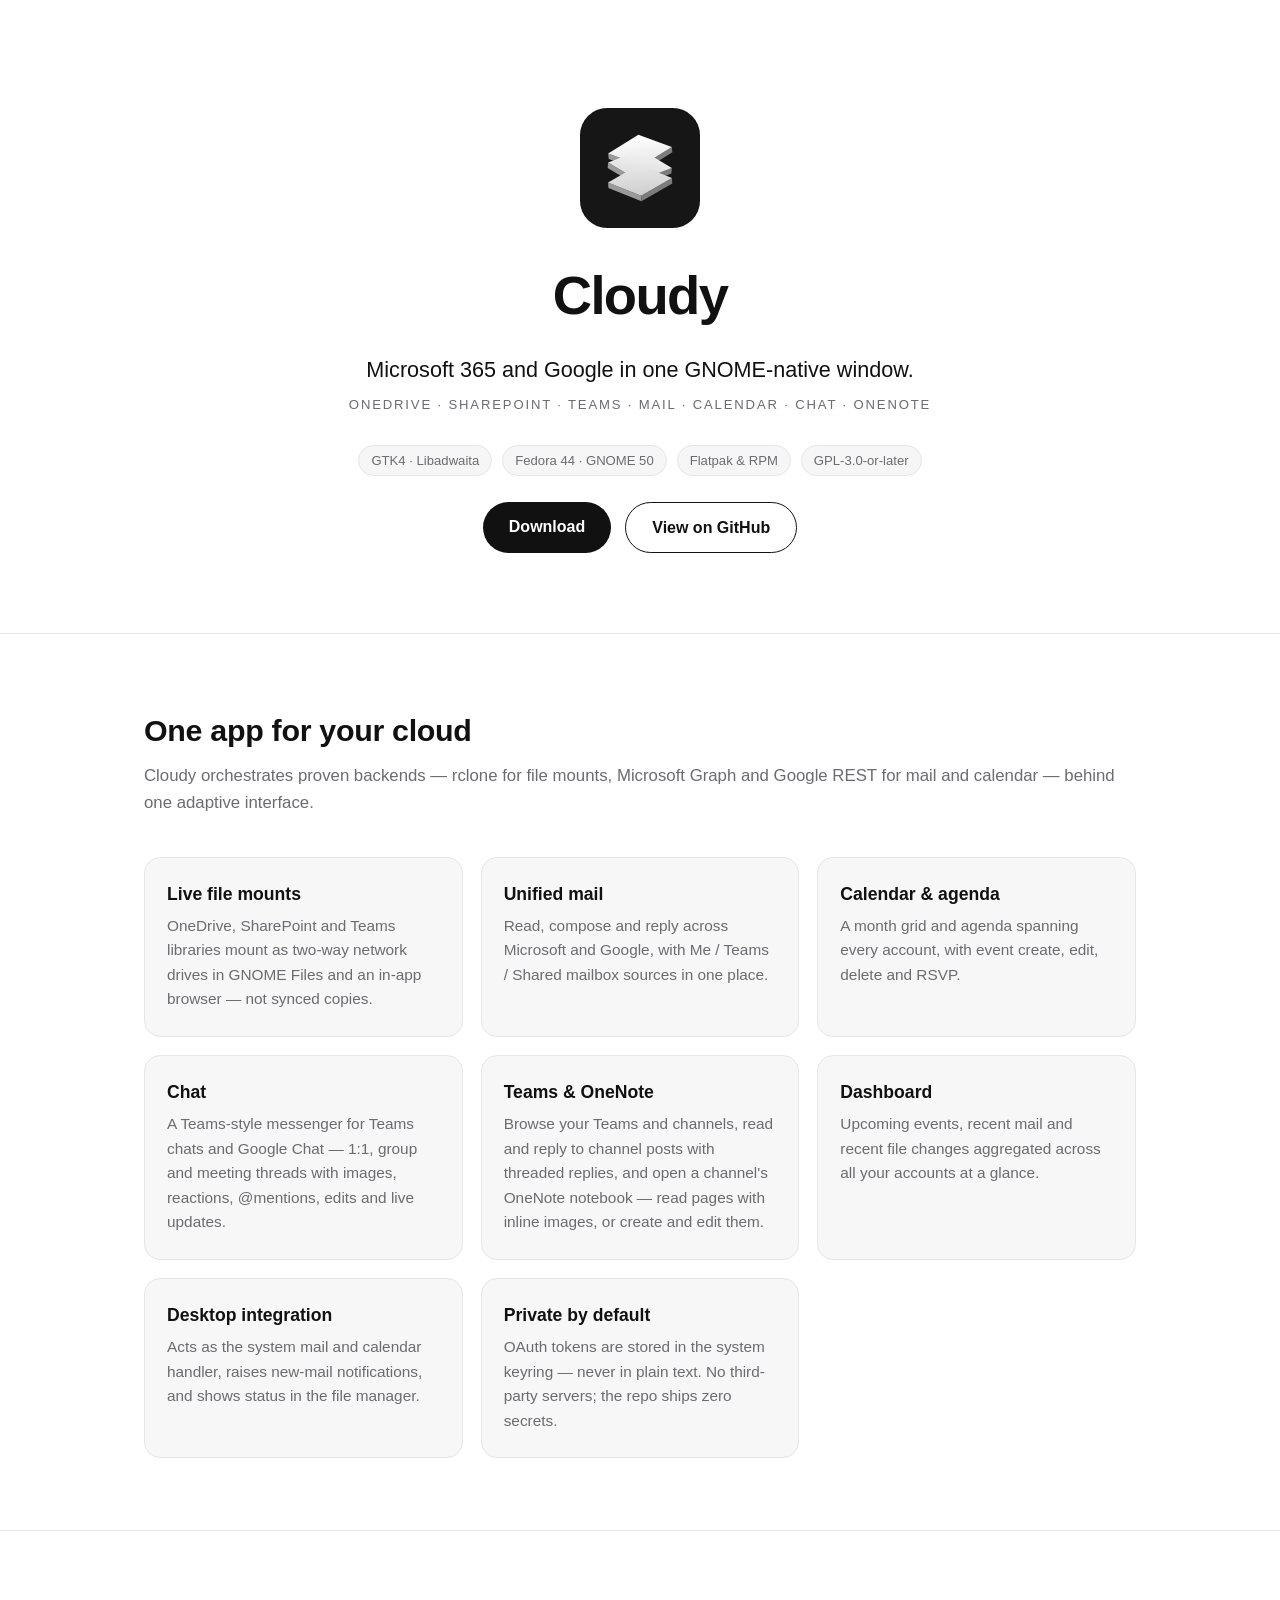
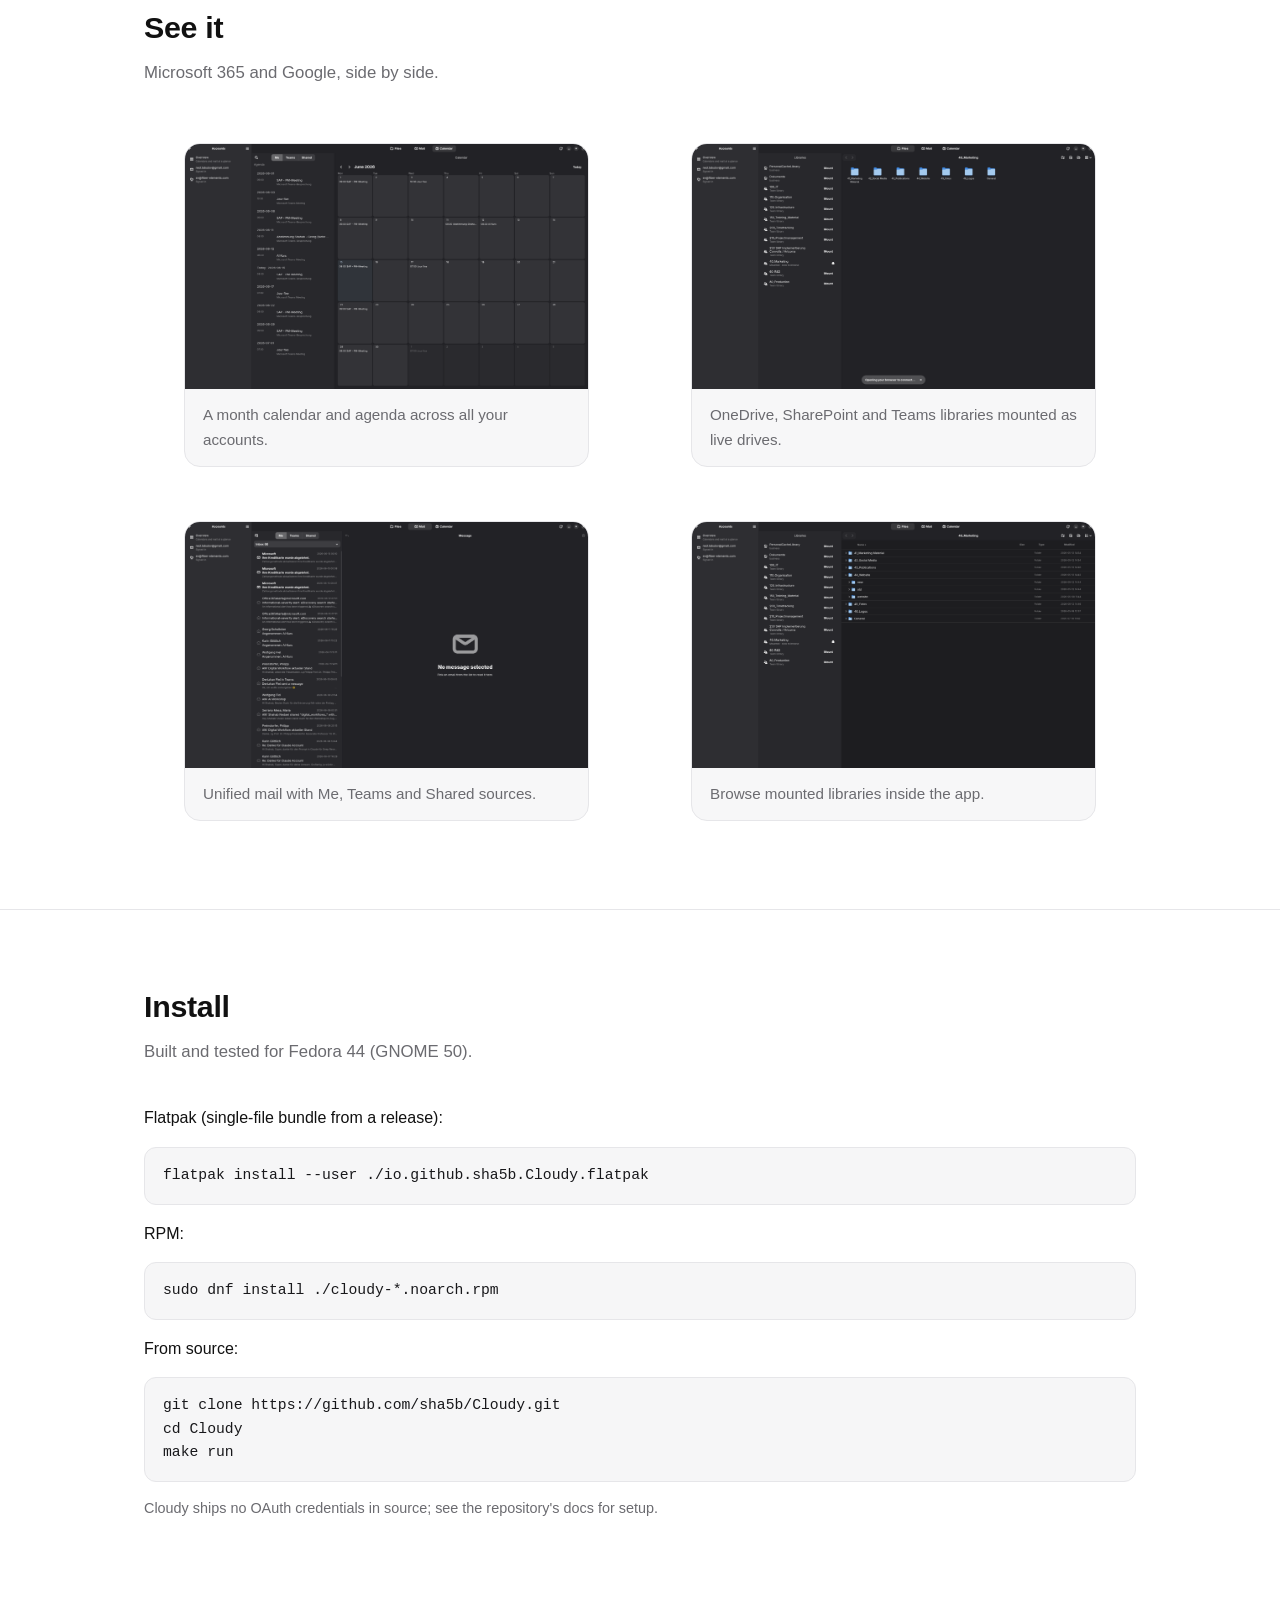
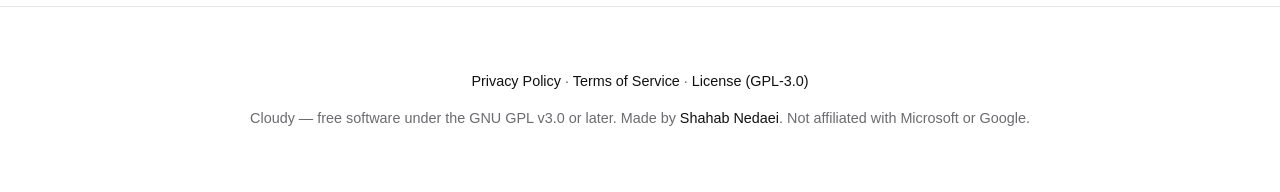
<file: docs/index.html>
<!DOCTYPE html>
<!--
SPDX-License-Identifier: GPL-3.0-or-later
SPDX-FileCopyrightText: 2026 Shahab Nedaei
-->
<html lang="en">
<head>
  <meta charset="UTF-8" />
  <meta name="viewport" content="width=device-width, initial-scale=1.0" />
  <title>Cloudy — OneDrive, SharePoint & unified mail on Linux</title>
  <meta name="description" content="A native GTK4/Libadwaita app bringing Microsoft 365 (OneDrive, SharePoint, Teams, Mail, Calendar, Chat) and Google (Gmail, Calendar, Drive, Chat) into one GNOME-native window on Fedora." />
  <meta property="og:title" content="Cloudy" />
  <meta property="og:description" content="Microsoft 365 and Google — OneDrive, SharePoint, mail and calendar — in one GNOME-native app." />
  <meta property="og:image" content="https://raw.githubusercontent.com/sha5b/Cloudy/main/docs/assets/og-image.png" />
  <meta property="og:image:width" content="1200" />
  <meta property="og:image:height" content="630" />
  <meta property="og:type" content="website" />
  <meta property="og:url" content="https://sha5b.github.io/Cloudy/" />
  <meta name="twitter:card" content="summary_large_image" />
  <meta name="twitter:title" content="Cloudy" />
  <meta name="twitter:description" content="Microsoft 365 and Google — OneDrive, SharePoint, mail and calendar — in one GNOME-native app." />
  <meta name="twitter:image" content="https://raw.githubusercontent.com/sha5b/Cloudy/main/docs/assets/og-image.png" />
  <link rel="icon" href="assets/favicon.ico" sizes="any" />
  <link rel="icon" type="image/png" href="assets/favicon-32.png" />
  <link rel="stylesheet" href="assets/site.css" />
</head>
<body>

  <header class="hero">
    <img class="logo" src="assets/logo.svg" alt="Cloudy logo" />
    <h1>Cloudy</h1>
    <p class="tagline">Microsoft&nbsp;365 and Google in one GNOME-native window.</p>
    <p class="subtagline">OneDrive · SharePoint · Teams · Mail · Calendar · Chat · OneNote</p>
    <div class="badges">
      <span class="badge">GTK4 · Libadwaita</span>
      <span class="badge">Fedora 44 · GNOME 50</span>
      <span class="badge">Flatpak &amp; RPM</span>
      <span class="badge">GPL-3.0-or-later</span>
    </div>
    <div class="cta">
      <a class="btn primary" href="https://github.com/sha5b/Cloudy/releases">Download</a>
      <a class="btn ghost" href="https://github.com/sha5b/Cloudy">View on GitHub</a>
    </div>
  </header>

  <section id="features">
    <div class="wrap">
      <h2>One app for your cloud</h2>
      <p class="lead">Cloudy orchestrates proven backends — rclone for file mounts, Microsoft&nbsp;Graph and Google&nbsp;REST for mail and calendar — behind one adaptive interface.</p>
      <div class="features">
        <div class="feature">
          <h3>Live file mounts</h3>
          <p>OneDrive, SharePoint and Teams libraries mount as two-way network drives in GNOME Files and an in-app browser — not synced copies.</p>
        </div>
        <div class="feature">
          <h3>Unified mail</h3>
          <p>Read, compose and reply across Microsoft and Google, with Me / Teams / Shared mailbox sources in one place.</p>
        </div>
        <div class="feature">
          <h3>Calendar &amp; agenda</h3>
          <p>A month grid and agenda spanning every account, with event create, edit, delete and RSVP.</p>
        </div>
        <div class="feature">
          <h3>Chat</h3>
          <p>A Teams-style messenger for Teams chats and Google Chat — 1:1, group and meeting threads with images, reactions, @mentions, edits and live updates.</p>
        </div>
        <div class="feature">
          <h3>Teams &amp; OneNote</h3>
          <p>Browse your Teams and channels, read and reply to channel posts with threaded replies, and open a channel's OneNote notebook — read pages with inline images, or create and edit them.</p>
        </div>
        <div class="feature">
          <h3>Dashboard</h3>
          <p>Upcoming events, recent mail and recent file changes aggregated across all your accounts at a glance.</p>
        </div>
        <div class="feature">
          <h3>Desktop integration</h3>
          <p>Acts as the system mail and calendar handler, raises new-mail notifications, and shows status in the file manager.</p>
        </div>
        <div class="feature">
          <h3>Private by default</h3>
          <p>OAuth tokens are stored in the system keyring — never in plain text. No third-party servers; the repo ships zero secrets.</p>
        </div>
      </div>
    </div>
  </section>

  <section id="screenshots">
    <div class="wrap">
      <h2>See it</h2>
      <p class="lead">Microsoft&nbsp;365 and Google, side by side.</p>
      <div class="shots">
        <figure class="shot">
          <img src="assets/calendar.png" alt="Month calendar and agenda" loading="lazy" />
          <figcaption>A month calendar and agenda across all your accounts.</figcaption>
        </figure>
        <figure class="shot">
          <img src="assets/files-libraries.png" alt="OneDrive, SharePoint and Teams libraries" loading="lazy" />
          <figcaption>OneDrive, SharePoint and Teams libraries mounted as live drives.</figcaption>
        </figure>
        <figure class="shot">
          <img src="assets/mail.png" alt="Unified mail with Me, Teams and Shared sources" loading="lazy" />
          <figcaption>Unified mail with Me, Teams and Shared sources.</figcaption>
        </figure>
        <figure class="shot">
          <img src="assets/files-browser.png" alt="In-app file browser" loading="lazy" />
          <figcaption>Browse mounted libraries inside the app.</figcaption>
        </figure>
      </div>
    </div>
  </section>

  <section id="install" class="install">
    <div class="wrap">
      <h2>Install</h2>
      <p class="lead">Built and tested for Fedora&nbsp;44 (GNOME&nbsp;50).</p>
      <p>Flatpak (single-file bundle from a <a href="https://github.com/sha5b/Cloudy/releases">release</a>):</p>
      <pre>flatpak install --user ./io.github.sha5b.Cloudy.flatpak</pre>
      <p>RPM:</p>
      <pre>sudo dnf install ./cloudy-*.noarch.rpm</pre>
      <p>From source:</p>
      <pre>git clone https://github.com/sha5b/Cloudy.git
cd Cloudy
make run</pre>
      <p class="note">Cloudy ships no OAuth credentials in source; see the repository's docs for setup.</p>
    </div>
  </section>

  <footer>
    <p>
      <a href="privacy.html">Privacy Policy</a> ·
      <a href="terms.html">Terms of Service</a> ·
      <a href="https://github.com/sha5b/Cloudy/blob/main/COPYING">License (GPL-3.0)</a>
    </p>
    <p>Cloudy — free software under the GNU GPL v3.0 or later.
      Made by <a href="https://github.com/sha5b">Shahab Nedaei</a>.
      Not affiliated with Microsoft or Google.</p>
  </footer>

</body>
</html>
</file>
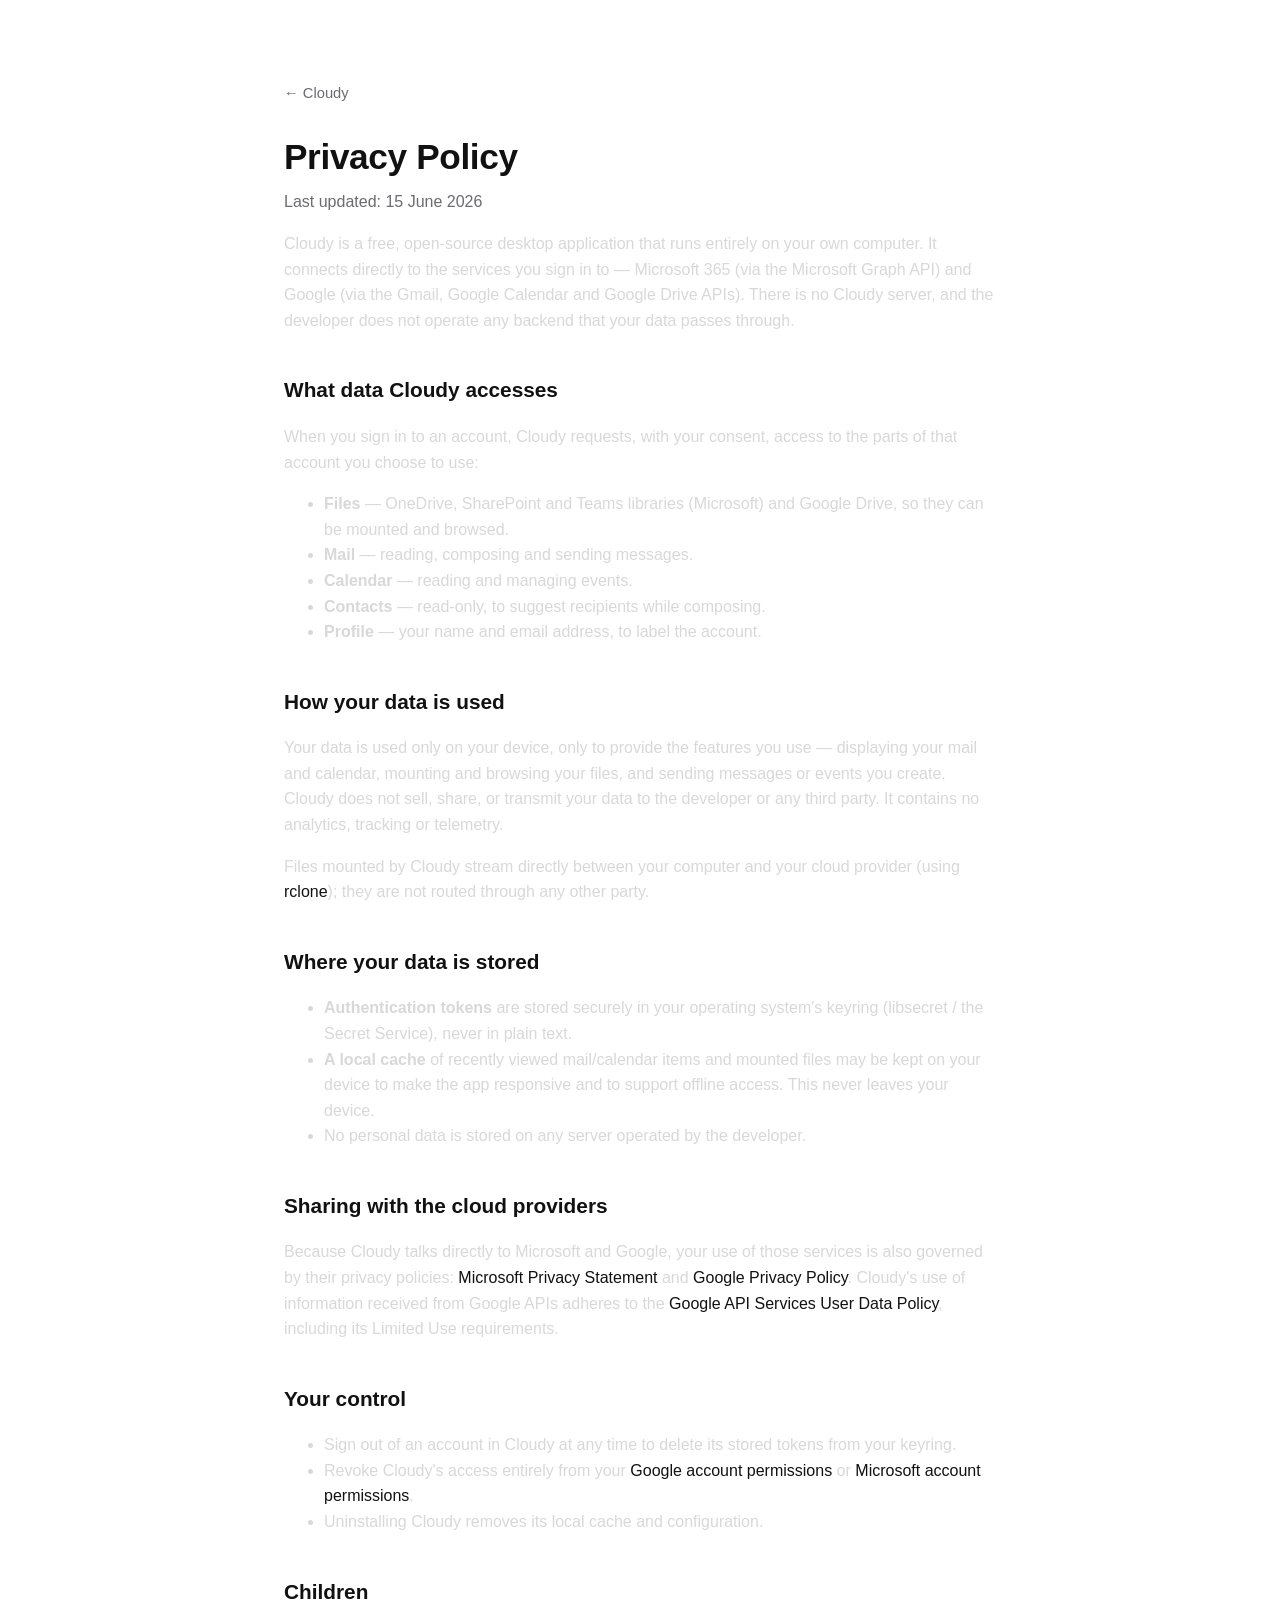
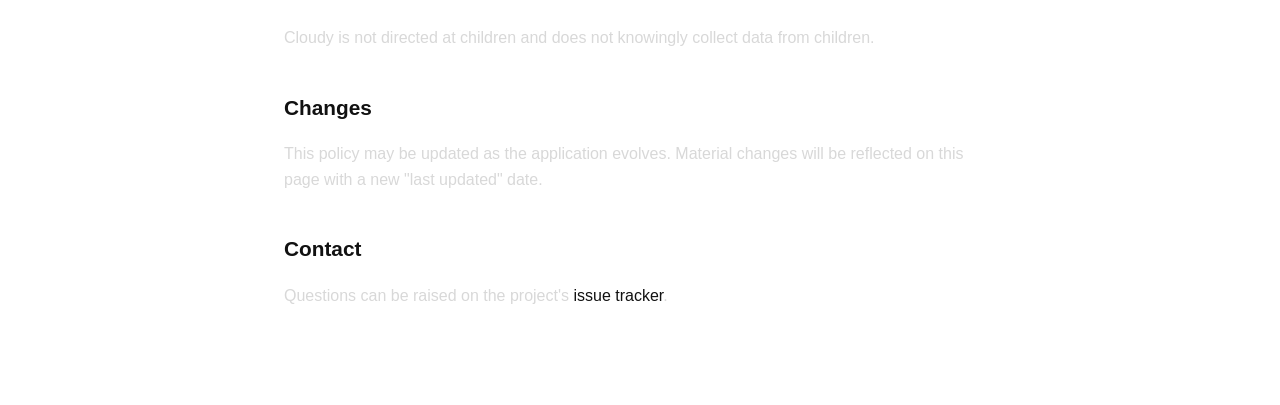
<file: docs/privacy.html>
<!DOCTYPE html>
<!--
SPDX-License-Identifier: GPL-3.0-or-later
SPDX-FileCopyrightText: 2026 Shahab Nedaei
-->
<html lang="en">
<head>
  <meta charset="UTF-8" />
  <meta name="viewport" content="width=device-width, initial-scale=1.0" />
  <title>Cloudy — Privacy Policy</title>
  <meta name="description" content="Privacy Policy for the Cloudy desktop application." />
  <link rel="icon" href="assets/favicon.ico" sizes="any" />
  <link rel="icon" type="image/png" href="assets/favicon-32.png" />
  <link rel="stylesheet" href="assets/site.css" />
  <style>
    .legal { max-width: 760px; margin: 0 auto; padding: 64px 24px 80px; }
    .legal h1 { font-size: 2.2rem; letter-spacing: -0.01em; margin-bottom: 4px; }
    .legal .updated { color: var(--fg-dim); margin-top: 0; }
    .legal h2 { font-size: 1.3rem; margin-top: 40px; }
    .legal p, .legal li { color: #d8d8d8; }
    .legal a.home { color: var(--fg-dim); font-size: .92rem; }
  </style>
</head>
<body>
  <main class="legal">
    <p><a class="home" href="index.html">&larr; Cloudy</a></p>
    <h1>Privacy Policy</h1>
    <p class="updated">Last updated: 15 June 2026</p>

    <p>
      Cloudy is a free, open-source desktop application that runs entirely on your
      own computer. It connects directly to the services you sign in to —
      Microsoft 365 (via the Microsoft Graph API) and Google (via the Gmail,
      Google Calendar and Google Drive APIs). There is no Cloudy server, and the
      developer does not operate any backend that your data passes through.
    </p>

    <h2>What data Cloudy accesses</h2>
    <p>
      When you sign in to an account, Cloudy requests, with your consent, access
      to the parts of that account you choose to use:
    </p>
    <ul>
      <li><strong>Files</strong> — OneDrive, SharePoint and Teams libraries (Microsoft) and Google Drive, so they can be mounted and browsed.</li>
      <li><strong>Mail</strong> — reading, composing and sending messages.</li>
      <li><strong>Calendar</strong> — reading and managing events.</li>
      <li><strong>Contacts</strong> — read-only, to suggest recipients while composing.</li>
      <li><strong>Profile</strong> — your name and email address, to label the account.</li>
    </ul>

    <h2>How your data is used</h2>
    <p>
      Your data is used only on your device, only to provide the features you
      use — displaying your mail and calendar, mounting and browsing your files,
      and sending messages or events you create. Cloudy does not sell, share, or
      transmit your data to the developer or any third party. It contains no
      analytics, tracking or telemetry.
    </p>
    <p>
      Files mounted by Cloudy stream directly between your computer and your
      cloud provider (using <a href="https://rclone.org/">rclone</a>); they are
      not routed through any other party.
    </p>

    <h2>Where your data is stored</h2>
    <ul>
      <li><strong>Authentication tokens</strong> are stored securely in your operating system's keyring (libsecret / the Secret Service), never in plain text.</li>
      <li><strong>A local cache</strong> of recently viewed mail/calendar items and mounted files may be kept on your device to make the app responsive and to support offline access. This never leaves your device.</li>
      <li>No personal data is stored on any server operated by the developer.</li>
    </ul>

    <h2>Sharing with the cloud providers</h2>
    <p>
      Because Cloudy talks directly to Microsoft and Google, your use of those
      services is also governed by their privacy policies:
      <a href="https://privacy.microsoft.com/privacystatement">Microsoft Privacy Statement</a>
      and <a href="https://policies.google.com/privacy">Google Privacy Policy</a>.
      Cloudy's use of information received from Google APIs adheres to the
      <a href="https://developers.google.com/terms/api-services-user-data-policy">Google API Services User Data Policy</a>,
      including its Limited Use requirements.
    </p>

    <h2>Your control</h2>
    <ul>
      <li>Sign out of an account in Cloudy at any time to delete its stored tokens from your keyring.</li>
      <li>Revoke Cloudy's access entirely from your <a href="https://myaccount.google.com/permissions">Google account permissions</a> or <a href="https://account.live.com/consent/Manage">Microsoft account permissions</a>.</li>
      <li>Uninstalling Cloudy removes its local cache and configuration.</li>
    </ul>

    <h2>Children</h2>
    <p>Cloudy is not directed at children and does not knowingly collect data from children.</p>

    <h2>Changes</h2>
    <p>
      This policy may be updated as the application evolves. Material changes will
      be reflected on this page with a new "last updated" date.
    </p>

    <h2>Contact</h2>
    <p>
      Questions can be raised on the project's
      <a href="https://github.com/sha5b/Cloudy/issues">issue tracker</a>.
    </p>
  </main>
</body>
</html>
</file>
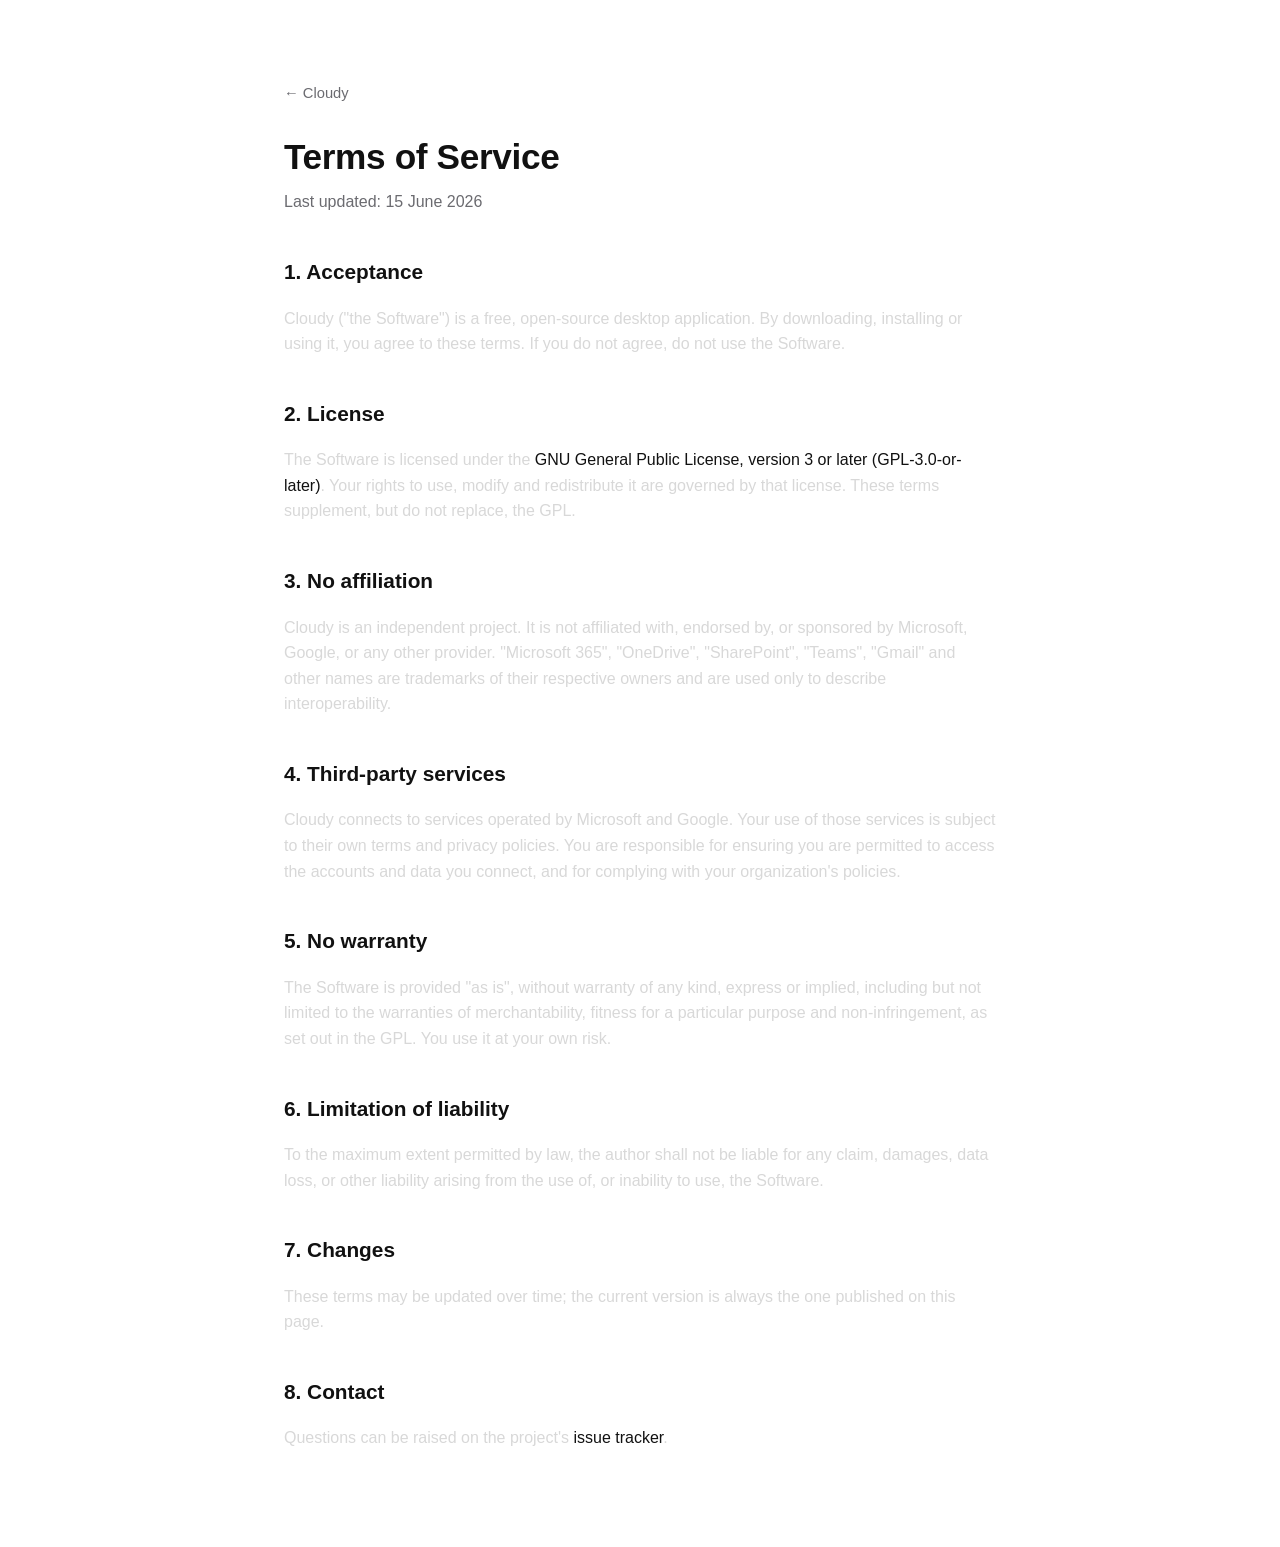
<file: docs/terms.html>
<!DOCTYPE html>
<!--
SPDX-License-Identifier: GPL-3.0-or-later
SPDX-FileCopyrightText: 2026 Shahab Nedaei
-->
<html lang="en">
<head>
  <meta charset="UTF-8" />
  <meta name="viewport" content="width=device-width, initial-scale=1.0" />
  <title>Cloudy — Terms of Service</title>
  <meta name="description" content="Terms of Service for the Cloudy desktop application." />
  <link rel="icon" href="assets/favicon.ico" sizes="any" />
  <link rel="icon" type="image/png" href="assets/favicon-32.png" />
  <link rel="stylesheet" href="assets/site.css" />
  <style>
    .legal { max-width: 760px; margin: 0 auto; padding: 64px 24px 80px; }
    .legal h1 { font-size: 2.2rem; letter-spacing: -0.01em; margin-bottom: 4px; }
    .legal .updated { color: var(--fg-dim); margin-top: 0; }
    .legal h2 { font-size: 1.3rem; margin-top: 40px; }
    .legal p, .legal li { color: #d8d8d8; }
    .legal a.home { color: var(--fg-dim); font-size: .92rem; }
  </style>
</head>
<body>
  <main class="legal">
    <p><a class="home" href="index.html">&larr; Cloudy</a></p>
    <h1>Terms of Service</h1>
    <p class="updated">Last updated: 15 June 2026</p>

    <h2>1. Acceptance</h2>
    <p>
      Cloudy ("the Software") is a free, open-source desktop application. By
      downloading, installing or using it, you agree to these terms. If you do
      not agree, do not use the Software.
    </p>

    <h2>2. License</h2>
    <p>
      The Software is licensed under the
      <a href="https://github.com/sha5b/Cloudy/blob/main/COPYING">GNU General Public License, version 3 or later (GPL-3.0-or-later)</a>.
      Your rights to use, modify and redistribute it are governed by that
      license. These terms supplement, but do not replace, the GPL.
    </p>

    <h2>3. No affiliation</h2>
    <p>
      Cloudy is an independent project. It is not affiliated with, endorsed by, or
      sponsored by Microsoft, Google, or any other provider. "Microsoft 365",
      "OneDrive", "SharePoint", "Teams", "Gmail" and other names are trademarks of
      their respective owners and are used only to describe interoperability.
    </p>

    <h2>4. Third-party services</h2>
    <p>
      Cloudy connects to services operated by Microsoft and Google. Your use of
      those services is subject to their own terms and privacy policies. You are
      responsible for ensuring you are permitted to access the accounts and data
      you connect, and for complying with your organization's policies.
    </p>

    <h2>5. No warranty</h2>
    <p>
      The Software is provided "as is", without warranty of any kind, express or
      implied, including but not limited to the warranties of merchantability,
      fitness for a particular purpose and non-infringement, as set out in the
      GPL. You use it at your own risk.
    </p>

    <h2>6. Limitation of liability</h2>
    <p>
      To the maximum extent permitted by law, the author shall not be liable for
      any claim, damages, data loss, or other liability arising from the use of,
      or inability to use, the Software.
    </p>

    <h2>7. Changes</h2>
    <p>
      These terms may be updated over time; the current version is always the one
      published on this page.
    </p>

    <h2>8. Contact</h2>
    <p>
      Questions can be raised on the project's
      <a href="https://github.com/sha5b/Cloudy/issues">issue tracker</a>.
    </p>
  </main>
</body>
</html>
</file>
<file: docs/assets/site.css>
/* SPDX-License-Identifier: GPL-3.0-or-later
 * SPDX-FileCopyrightText: 2026 Shahab Nedaei
 * Cloudy project page styles. */

:root {
  --bg: #ffffff;
  --bg-2: #f6f6f7;
  --card: #f7f7f8;
  --line: #e6e6e9;
  --fg: #111111;
  --fg-dim: #6b6b70;
  --accent: #111111;
  --accent-hover: #333333;
  --radius: 16px;
  --maxw: 1040px;
}

* { box-sizing: border-box; }

html { scroll-behavior: smooth; }

body {
  margin: 0;
  background: var(--bg);
  color: var(--fg);
  font-family: -apple-system, "Inter", "Cantarell", "Segoe UI", Roboto, sans-serif;
  line-height: 1.6;
  -webkit-font-smoothing: antialiased;
}

a { color: var(--accent); text-decoration: none; }
a:hover { text-decoration: underline; }

.wrap { max-width: var(--maxw); margin: 0 auto; padding: 0 24px; }

/* Hero */
.hero {
  text-align: center;
  padding: 104px 24px 80px;
  background: var(--bg);
  border-bottom: 1px solid var(--line);
}
/* Logo sits flush — no shadow/rounded box, so it doesn't read as a white tile. */
.hero img.logo {
  width: 128px; height: 128px;
  display: block;
  margin: 0 auto;
}
.hero h1 {
  font-size: 3.4rem; font-weight: 800;
  margin: 20px 0 14px; letter-spacing: -0.03em; color: var(--fg);
}
.hero .tagline {
  font-size: 1.35rem; color: var(--fg); margin: 0 auto 6px;
  max-width: 680px; font-weight: 500;
}
.hero .subtagline {
  font-size: .82rem; color: var(--fg-dim); margin: 0 auto 30px;
  text-transform: uppercase; letter-spacing: .14em;
}

.badges { display: flex; gap: 10px; justify-content: center; flex-wrap: wrap; margin-bottom: 26px; }
.badge {
  font-size: .82rem; color: var(--fg-dim);
  border: 1px solid var(--line); border-radius: 999px;
  padding: 4px 12px; background: var(--bg-2);
}

.cta { display: flex; gap: 14px; justify-content: center; flex-wrap: wrap; }
.btn {
  display: inline-block; padding: 12px 26px; border-radius: 999px;
  font-weight: 600; font-size: 1rem;
}
.btn.primary { background: var(--accent); color: #ffffff; }
.btn.primary:hover { background: var(--accent-hover); text-decoration: none; }
.btn.ghost { border: 1px solid var(--fg); color: var(--fg); background: transparent; }
.btn.ghost:hover { background: var(--fg); color: #ffffff; text-decoration: none; }

/* Sections */
section { padding: 72px 0; border-bottom: 1px solid var(--line); }
section h2 { font-size: 1.9rem; margin: 0 0 8px; letter-spacing: -0.01em; }
section .lead { color: var(--fg-dim); margin: 0 0 40px; font-size: 1.05rem; }

/* Features */
.features { display: grid; grid-template-columns: repeat(auto-fit, minmax(260px, 1fr)); gap: 18px; }
.feature {
  background: var(--card); border: 1px solid var(--line);
  border-radius: var(--radius); padding: 22px 22px 24px;
}
.feature h3 { margin: 0 0 6px; font-size: 1.1rem; }
.feature p { margin: 0; color: var(--fg-dim); font-size: .96rem; }

/* Screenshots */
.shots { display: grid; grid-template-columns: 1fr 1fr; gap: 22px; }
.shot { background: var(--card); border: 1px solid var(--line); border-radius: var(--radius); overflow: hidden; }
.shot img { display: block; width: 100%; height: auto; }
.shot figcaption { padding: 14px 18px; color: var(--fg-dim); font-size: .95rem; }
@media (max-width: 720px) { .shots { grid-template-columns: 1fr; } .hero h1 { font-size: 2.3rem; } }

/* Install */
.install pre {
  background: var(--bg-2); border: 1px solid var(--line); border-radius: 12px;
  padding: 16px 18px; overflow-x: auto; color: #18181b; font-size: .92rem;
  font-family: "JetBrains Mono", "Fira Code", ui-monospace, SFMono-Regular, monospace;
}
.note { color: var(--fg-dim); font-size: .9rem; }

footer { text-align: center; color: var(--fg-dim); padding: 48px 24px; font-size: .9rem; }
</file>
